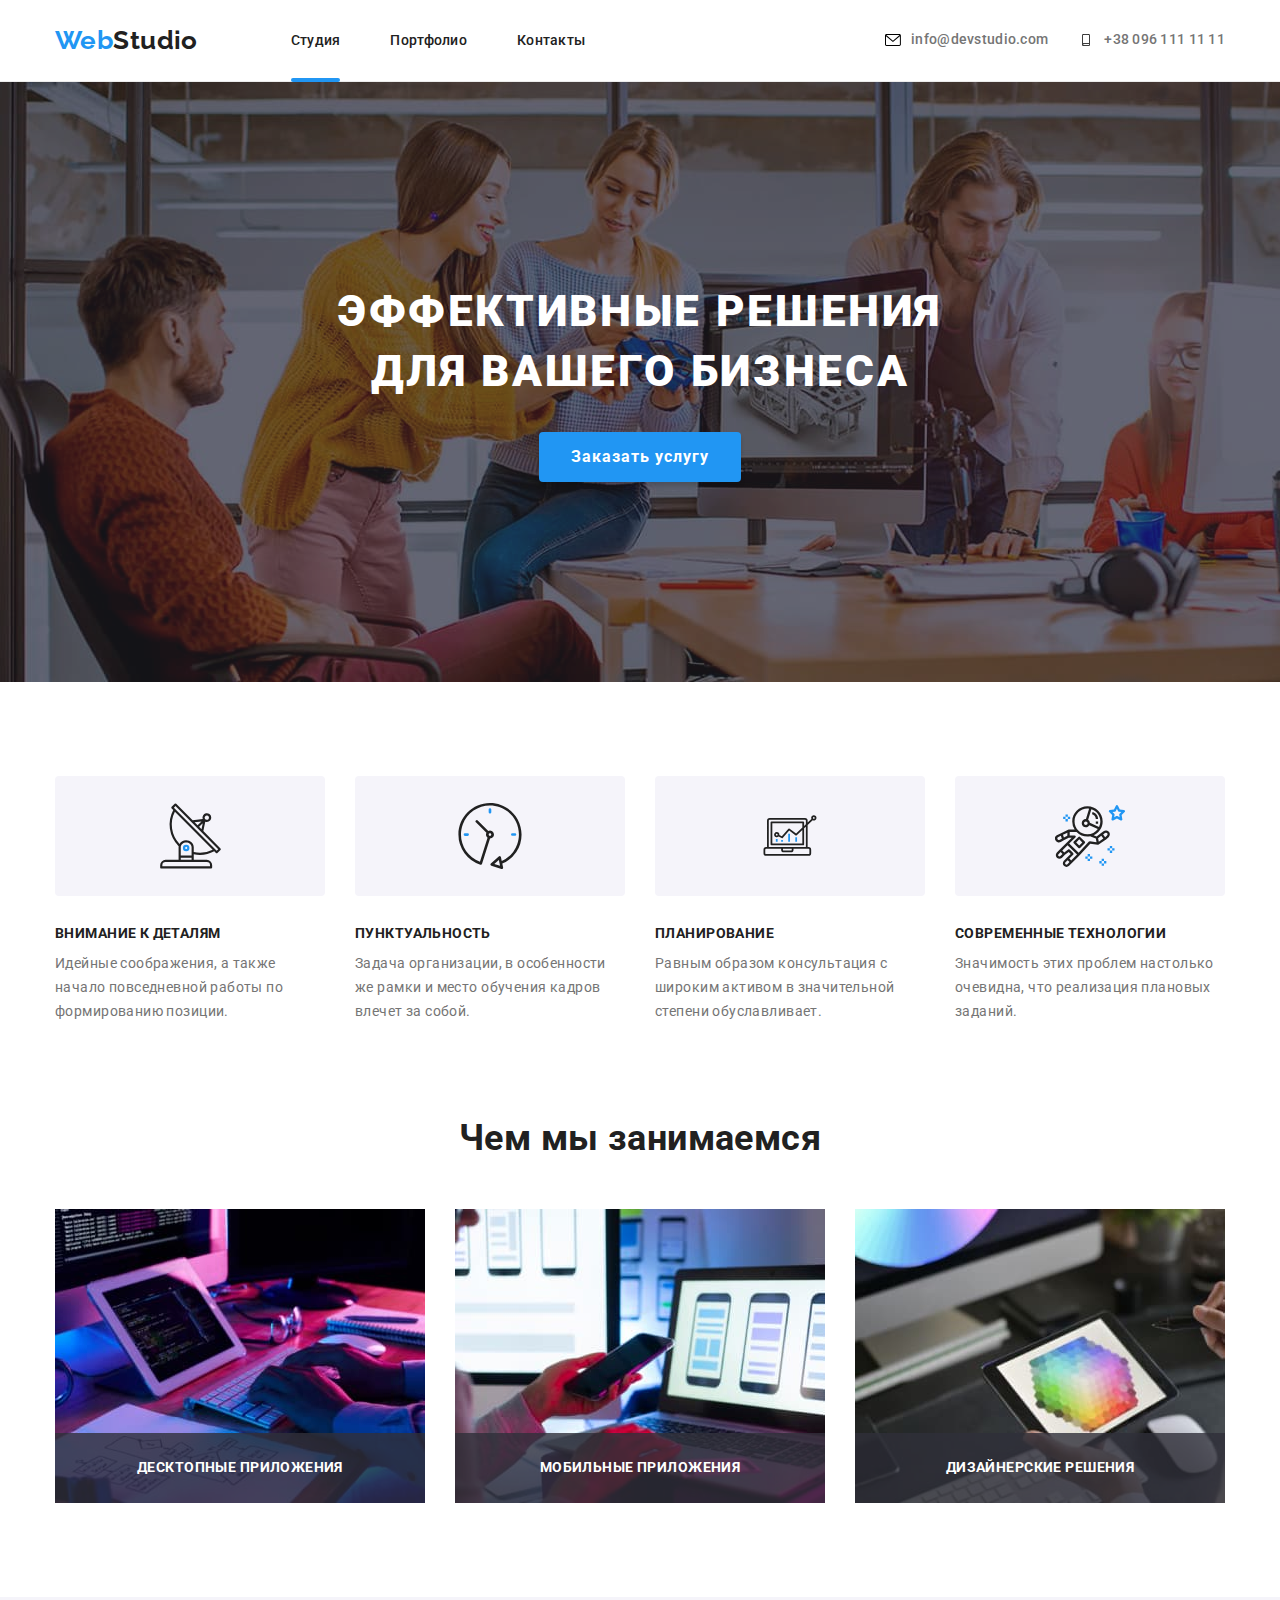
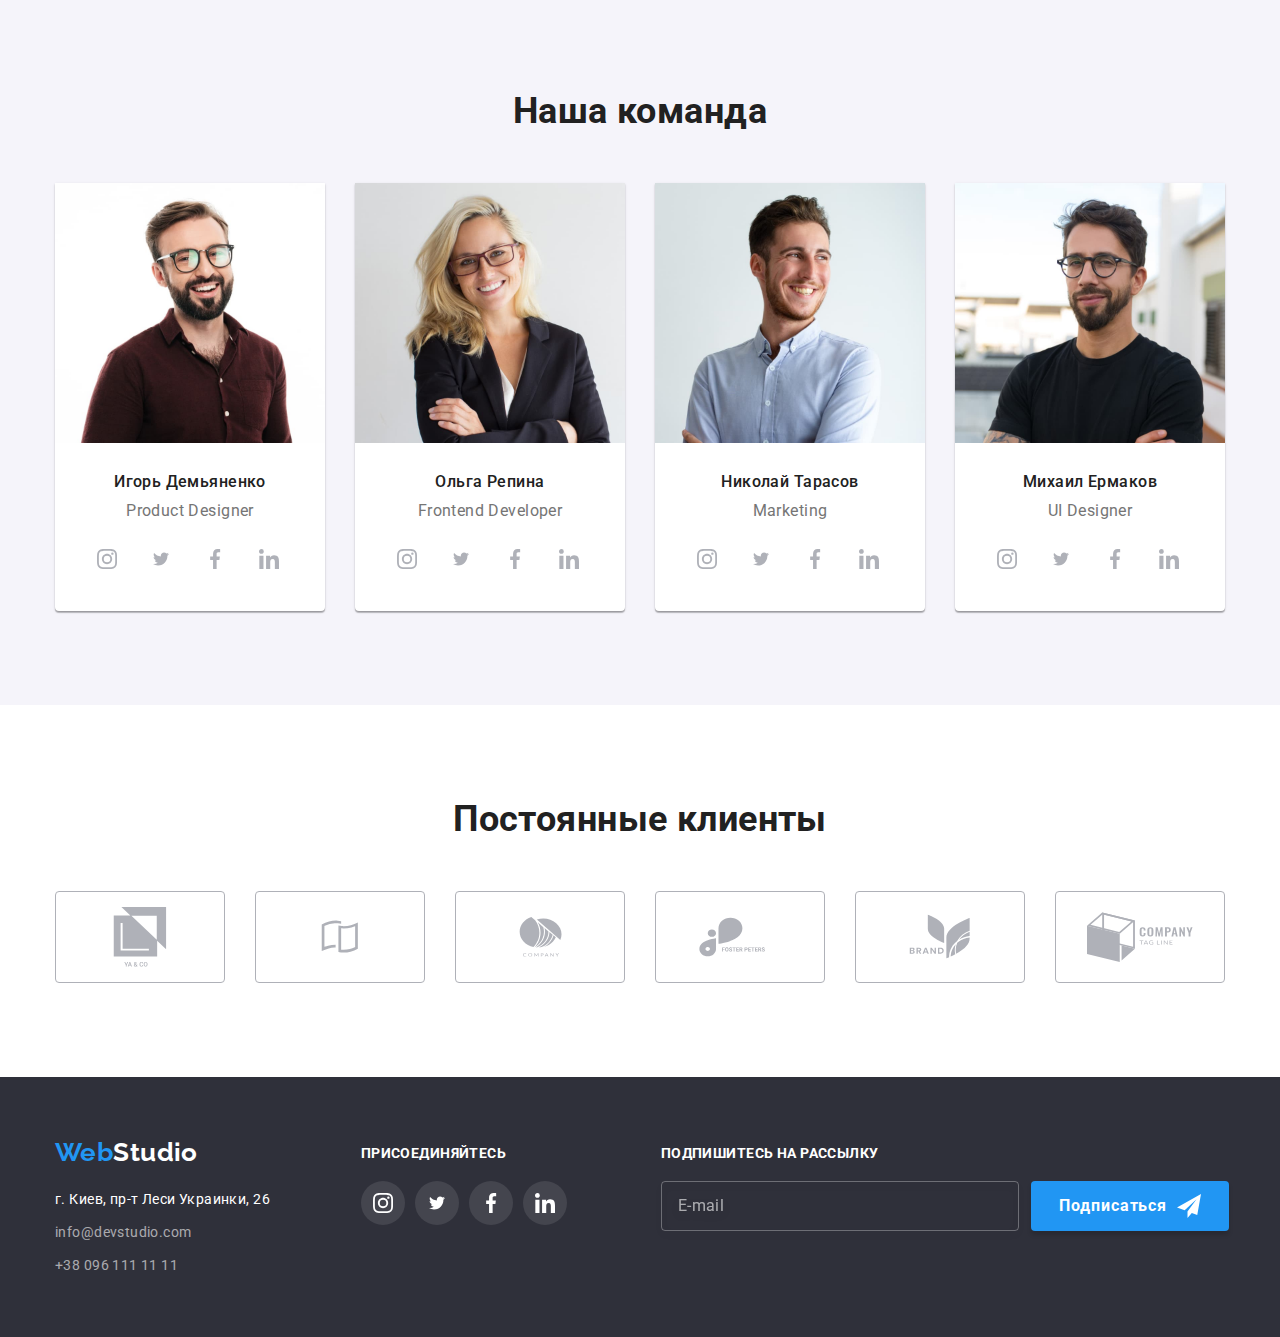
<file: index.html>
<!DOCTYPE html>
<html lang="ru">
  <head>
    <meta charset="UTF-8" />
    <meta http-equiv="X-UA-Compatible" content="IE=edge" />
    <meta name="viewport" content="width=device-width, initial-scale=1.0" />
    <link rel="preconnect" href="https://fonts.googleapis.com" />
    <link rel="preconnect" href="https://fonts.gstatic.com" crossorigin />
    <link
      href="https://fonts.googleapis.com/css2?family=Roboto:wght@400;500;700;900&display=swap"
      rel="stylesheet"
    />
    <link
      href="https://fonts.googleapis.com/css2?family=Raleway:wght@700&display=swap"
      rel="stylesheet"
    />
    <link href="./css/modern-normalize.css" rel="stylesheet" />
    <link href="./css/style.css" rel="stylesheet" />
    <title>Студия</title>
  </head>

  <body>
    <header class="header">
      <div class="header-inner container">
        <a href="#" class="logo"><span>Web</span>Studio</a>
        <nav>
          <ul class="menu">
            <li>
              <a href="#" class="current">Студия</a>
            </li>
            <li>
              <a href="portfolio.html">Портфолио</a>
            </li>
            <li>
              <a href="#">Контакты</a>
            </li>
          </ul>
        </nav>
        <ul class="header-contacts">
          <li>
            <a href="mailto:info@devstudio.com">
              <svg class="contacts-icon" width="16" height="12">
                <use href="./images/icons.svg#icon-mail"></use></svg
              >info@devstudio.com</a
            >
          </li>
          <li>
            <a href="tel:380961111111">
              <svg class="contacts-icon" width="16" height="12">
                <use href="./images/icons.svg#icon-smartphone"></use></svg
              >+38 096 111 11 11</a
            >
          </li>
        </ul>
      </div>
    </header>
    <main>
      <section class="intro">
        <h1 class="intro-title">Эффективные решения для вашего бизнеса</h1>
        <button type="button" class="intro-button" data-modal-open>
          Заказать услугу
        </button>
      </section>
      <section class="benefits section">
        <ul class="benefits-list container">
          <li class="benefits-item">
            <div class="wrapper-icon">
              <svg width="65" height="70">
                <use href="./images/icons.svg#icon-benefits-1"></use>
              </svg>
            </div>
            <h3 class="h3">Внимание к деталям</h3>
            <p>
              Идейные соображения, а также начало повседневной работы по
              формированию позиции.
            </p>
          </li>
          <li class="benefits-item">
            <div class="wrapper-icon">
              <svg width="66" height="70">
                <use href="./images/icons.svg#icon-benefits-2"></use>
              </svg>
            </div>
            <h3 class="h3">Пунктуальность</h3>
            <p>
              Задача организации, в особенности же рамки и место обучения кадров
              влечет за собой.
            </p>
          </li>
          <li class="benefits-item">
            <div class="wrapper-icon">
              <svg width="70" height="53">
                <use href="./images/icons.svg#icon-benefits-3"></use>
              </svg>
            </div>
            <h3 class="h3">Планирование</h3>
            <p>
              Равным образом консультация с широким активом в значительной
              степени обуславливает.
            </p>
          </li>
          <li class="benefits-item">
            <div class="wrapper-icon">
              <svg width="70" height="70">
                <use href="./images/icons.svg#icon-benefits-4"></use>
              </svg>
            </div>
            <h3 class="h3">Современные технологии</h3>
            <p>
              Значимость этих проблем настолько очевидна, что реализация
              плановых заданий.
            </p>
          </li>
        </ul>
      </section>
      <section class="section">
        <div class="container">
          <h2 class="h2">Чем мы занимаемся</h2>
          <ul class="work-list">
            <li class="work-item">
              <img
                src="./images/work-1.jpg"
                width="370"
                height="294"
                alt="Процес роботи 1"
              />
              <h3 class="work-item-name">Десктопные приложения</h3>
            </li>
            <li class="work-item">
              <img
                src="./images/work-2.jpg"
                width="370"
                height="294"
                alt="Процес роботи 2"
              />
              <h3 class="work-item-name">Мобильные приложения</h3>
            </li>
            <li class="work-item">
              <img
                src="./images/work-3.jpg"
                width="370"
                height="294"
                alt="Процес роботи 3"
              />
              <h3 class="work-item-name">Дизайнерские решения</h3>
            </li>
          </ul>
        </div>
      </section>
      <section class="team section">
        <div class="container">
          <h2 class="h2">Наша команда</h2>
          <ul class="team-list">
            <li class="team-item">
              <img
                src="./images/team-1.jpg"
                width="270"
                height="260"
                alt="Игорь Демьяненко"
              />
              <div class="team-detail">
                <p class="fullname">Игорь Демьяненко</p>
                <p class="profession">Product Designer</p>
                <ul class="social">
                  <li class="social-item">
                    <a href="#" target="_blank">
                      <svg width="20" height="20">
                        <use href="./images/icons.svg#icon-instagram"></use>
                      </svg>
                    </a>
                  </li>
                  <li class="social-item">
                    <a href="#" target="_blank">
                      <svg width="20" height="16">
                        <use href="./images/icons.svg#icon-twitter"></use>
                      </svg>
                    </a>
                  </li>
                  <li class="social-item">
                    <a href="#" target="_blank">
                      <svg width="20" height="20">
                        <use href="./images/icons.svg#icon-facebook"></use>
                      </svg>
                    </a>
                  </li>
                  <li class="social-item">
                    <a href="#" target="_blank">
                      <svg width="20" height="20">
                        <use href="./images/icons.svg#icon-linkedin"></use>
                      </svg>
                    </a>
                  </li>
                </ul>
              </div>
            </li>
            <li class="team-item">
              <img
                src="./images/team-2.jpg"
                width="270"
                height="260"
                alt="Ольга Репина"
              />
              <div class="team-detail">
                <p class="fullname">Ольга Репина</p>
                <p class="profession">Frontend Developer</p>
                <ul class="social">
                  <li class="social-item">
                    <a href="#" target="_blank">
                      <svg width="20" height="20">
                        <use href="./images/icons.svg#icon-instagram"></use>
                      </svg>
                    </a>
                  </li>
                  <li class="social-item">
                    <a href="#" target="_blank">
                      <svg width="20" height="16">
                        <use href="./images/icons.svg#icon-twitter"></use>
                      </svg>
                    </a>
                  </li>
                  <li class="social-item">
                    <a href="#" target="_blank">
                      <svg width="20" height="20">
                        <use href="./images/icons.svg#icon-facebook"></use>
                      </svg>
                    </a>
                  </li>
                  <li class="social-item">
                    <a href="#" target="_blank">
                      <svg width="20" height="20">
                        <use href="./images/icons.svg#icon-linkedin"></use>
                      </svg>
                    </a>
                  </li>
                </ul>
              </div>
            </li>
            <li class="team-item">
              <img
                src="./images/team-3.jpg"
                width="270"
                height="260"
                alt="Николай Тарасов"
              />
              <div class="team-detail">
                <p class="fullname">Николай Тарасов</p>
                <p class="profession">Marketing</p>
                <ul class="social">
                  <li class="social-item">
                    <a href="#" target="_blank">
                      <svg width="20" height="20">
                        <use href="./images/icons.svg#icon-instagram"></use>
                      </svg>
                    </a>
                  </li>
                  <li class="social-item">
                    <a href="#" target="_blank">
                      <svg width="20" height="16">
                        <use href="./images/icons.svg#icon-twitter"></use>
                      </svg>
                    </a>
                  </li>
                  <li class="social-item">
                    <a href="#" target="_blank">
                      <svg width="20" height="20">
                        <use href="./images/icons.svg#icon-facebook"></use>
                      </svg>
                    </a>
                  </li>
                  <li class="social-item">
                    <a href="#" target="_blank">
                      <svg width="20" height="20">
                        <use href="./images/icons.svg#icon-linkedin"></use>
                      </svg>
                    </a>
                  </li>
                </ul>
              </div>
            </li>
            <li class="team-item">
              <img
                src="./images/team-4.jpg"
                width="270"
                height="260"
                alt="Михаил Ермаков"
              />
              <div class="team-detail">
                <p class="fullname">Михаил Ермаков</p>
                <p class="profession">UI Designer</p>
                <ul class="social">
                  <li class="social-item">
                    <a href="#" target="_blank">
                      <svg width="20" height="20">
                        <use href="./images/icons.svg#icon-instagram"></use>
                      </svg>
                    </a>
                  </li>
                  <li class="social-item">
                    <a href="#" target="_blank">
                      <svg width="20" height="16">
                        <use href="./images/icons.svg#icon-twitter"></use>
                      </svg>
                    </a>
                  </li>
                  <li class="social-item">
                    <a href="#" target="_blank">
                      <svg width="20" height="20">
                        <use href="./images/icons.svg#icon-facebook"></use>
                      </svg>
                    </a>
                  </li>
                  <li class="social-item">
                    <a href="#" target="_blank">
                      <svg width="20" height="20">
                        <use href="./images/icons.svg#icon-linkedin"></use>
                      </svg>
                    </a>
                  </li>
                </ul>
              </div>
            </li>
          </ul>
        </div>
      </section>
      <section class="customers section">
        <div class="container">
          <h2 class="h2">Постоянные клиенты</h2>
          <ul class="customers-list">
            <li class="customers-item">
              <a href="#" target="_blank">
                <svg width="106" height="60">
                  <use href="./images/icons.svg#icon-customers-1"></use>
                </svg>
              </a>
            </li>
            <li class="customers-item">
              <a href="#" target="_blank">
                <svg width="38" height="34">
                  <use href="./images/icons.svg#icon-customers-2"></use>
                </svg>
              </a>
            </li>
            <li class="customers-item">
              <a href="#" target="_blank">
                <svg width="43" height="41">
                  <use href="./images/icons.svg#icon-customers-3"></use>
                </svg>
              </a>
            </li>
            <li class="customers-item">
              <a href="#" target="_blank">
                <svg width="84" height="40">
                  <use href="./images/icons.svg#icon-customers-4"></use>
                </svg>
              </a>
            </li>
            <li class="customers-item">
              <a href="#" target="_blank">
                <svg width="62" height="45">
                  <use href="./images/icons.svg#icon-customers-5"></use>
                </svg>
              </a>
            </li>
            <li class="customers-item">
              <a href="#" target="_blank">
                <svg width="106" height="60">
                  <use href="./images/icons.svg#icon-customers-6"></use>
                </svg>
              </a>
            </li>
          </ul>
        </div>
      </section>
    </main>
    <footer class="footer">
      <div class="footer-inner container">
        <div class="footer-column">
          <a href="#" class="footer-logo logo"><span>Web</span>Studio</a>
          <address class="location">г. Киев, пр-т Леси Украинки, 26</address>
          <ul class="footer-contacts">
            <li class="footer-item">
              <a href="mailto:info@devstudio.com">info@devstudio.com</a>
            </li>
            <li class="footer-item">
              <a href="tel:380961111111">+38 096 111 11 11</a>
            </li>
          </ul>
        </div>
        <div class="footer-column">
          <p class="footer-social-title">присоединяйтесь</p>
          <ul class="social">
            <li class="secondary social-item">
              <a href="#" target="_blank">
                <svg width="20" height="20">
                  <use href="./images/icons.svg#icon-instagram"></use>
                </svg>
              </a>
            </li>
            <li class="secondary social-item">
              <a href="#" target="_blank">
                <svg width="20" height="16">
                  <use href="./images/icons.svg#icon-twitter"></use>
                </svg>
              </a>
            </li>
            <li class="secondary social-item">
              <a href="#" target="_blank">
                <svg width="20" height="20">
                  <use href="./images/icons.svg#icon-facebook"></use>
                </svg>
              </a>
            </li>
            <li class="secondary social-item">
              <a href="#" target="_blank">
                <svg width="20" height="20">
                  <use href="./images/icons.svg#icon-linkedin"></use>
                </svg>
              </a>
            </li>
          </ul>
        </div>
        <form class="subscribe">
          <div class="subscribe-control">
            <label class="subscribe-label" for="subscribe-mail"
              >Подпишитесь на рассылку</label
            >
            <input
              class="subscribe-field"
              type="email"
              id="subscribe-mail"
              placeholder="E-mail"
              name="email"
              required
            />
          </div>
          <button class="subscribe-submit" type="submit">
            <span>Подписаться</span>
            <svg width="24" height="24">
              <use href="./images/icons.svg#icon-send"></use>
            </svg>
          </button>
        </form>
      </div>
    </footer>
    <div class="backdrop is-hidden" data-modal>
      <div class="modal">
        <button class="modal-clouse-button" type="button" data-modal-close>
          <svg width="18" height="18">
            <use href="./images/icons.svg#icon-close"></use>
          </svg>
        </button>
        <div class="modal-inner">
          <form class="form" name="main-form" autocomplete="on">
            <h2 class="form-title">Оставьте свои данные, мы вам перезвоним</h2>
            <div class="form-field">
              <label class="form-field-label" for="user-name">Имя</label>
              <div class="form-field-inner">
                <input
                  class="form-field-input"
                  id="user-name"
                  type="text"
                  name="user-name"
                  required
                />
                <svg
                  class="form-field-icon"
                  aria-hidden="true"
                  width="18"
                  height="18"
                >
                  <use href="./images/icons.svg#icon-person"></use>
                </svg>
              </div>
            </div>
            <div class="form-field">
              <label class="form-field-label" for="user-phone">Телефон</label>
              <div class="form-field-inner">
                <input
                  class="form-field-input"
                  id="user-phone"
                  type="tel"
                  name="user-phone"
                  required
                />
                <svg
                  class="form-field-icon"
                  aria-hidden="true"
                  width="18"
                  height="18"
                >
                  <use href="./images/icons.svg#icon-phone"></use>
                </svg>
              </div>
            </div>
            <div class="form-field">
              <label class="form-field-label" for="user-email">Почта</label>
              <div class="form-field-inner">
                <input
                  class="form-field-input"
                  id="user-email"
                  type="email"
                  name="user-email"
                  required
                />
                <svg
                  class="form-field-icon"
                  aria-hidden="true"
                  width="18"
                  height="18"
                >
                  <use href="./images/icons.svg#icon-email"></use>
                </svg>
              </div>
            </div>
            <div class="form-textarea">
              <label class="form-field-label" for="user-comment"
                >Комментарий</label
              >
              <textarea
                class="form-field-input form-field-textarea"
                name="user-comment"
                id="user-comment"
                placeholder="Введите текст"
              ></textarea>
            </div>
            <div class="form-agreement">
              <div class="checkbox-conroll">
                <input
                  class="form-checkbox visually-hidden"
                  id="terms-condition"
                  type="checkbox"
                  name="terms-condition"
                />
                <div class="checkbox-icon">
                  <svg aria-hidden="true" width="16" height="15">
                    <use href="./images/icons.svg#icon-check"></use>
                  </svg>
                </div>
              </div>
              <label class="form-checkbox-label" for="terms-condition"
                >Соглашаюсь с рассылкой и принимаю
                <a href="#">Условия договора</a></label
              >
            </div>
            <div class="form-footer">
              <button class="form-button" type="submit">Отправить</button>
            </div>
          </form>
        </div>
      </div>
    </div>
    <script src="./js/modal.js"></script>
  </body>
</html>
</file>
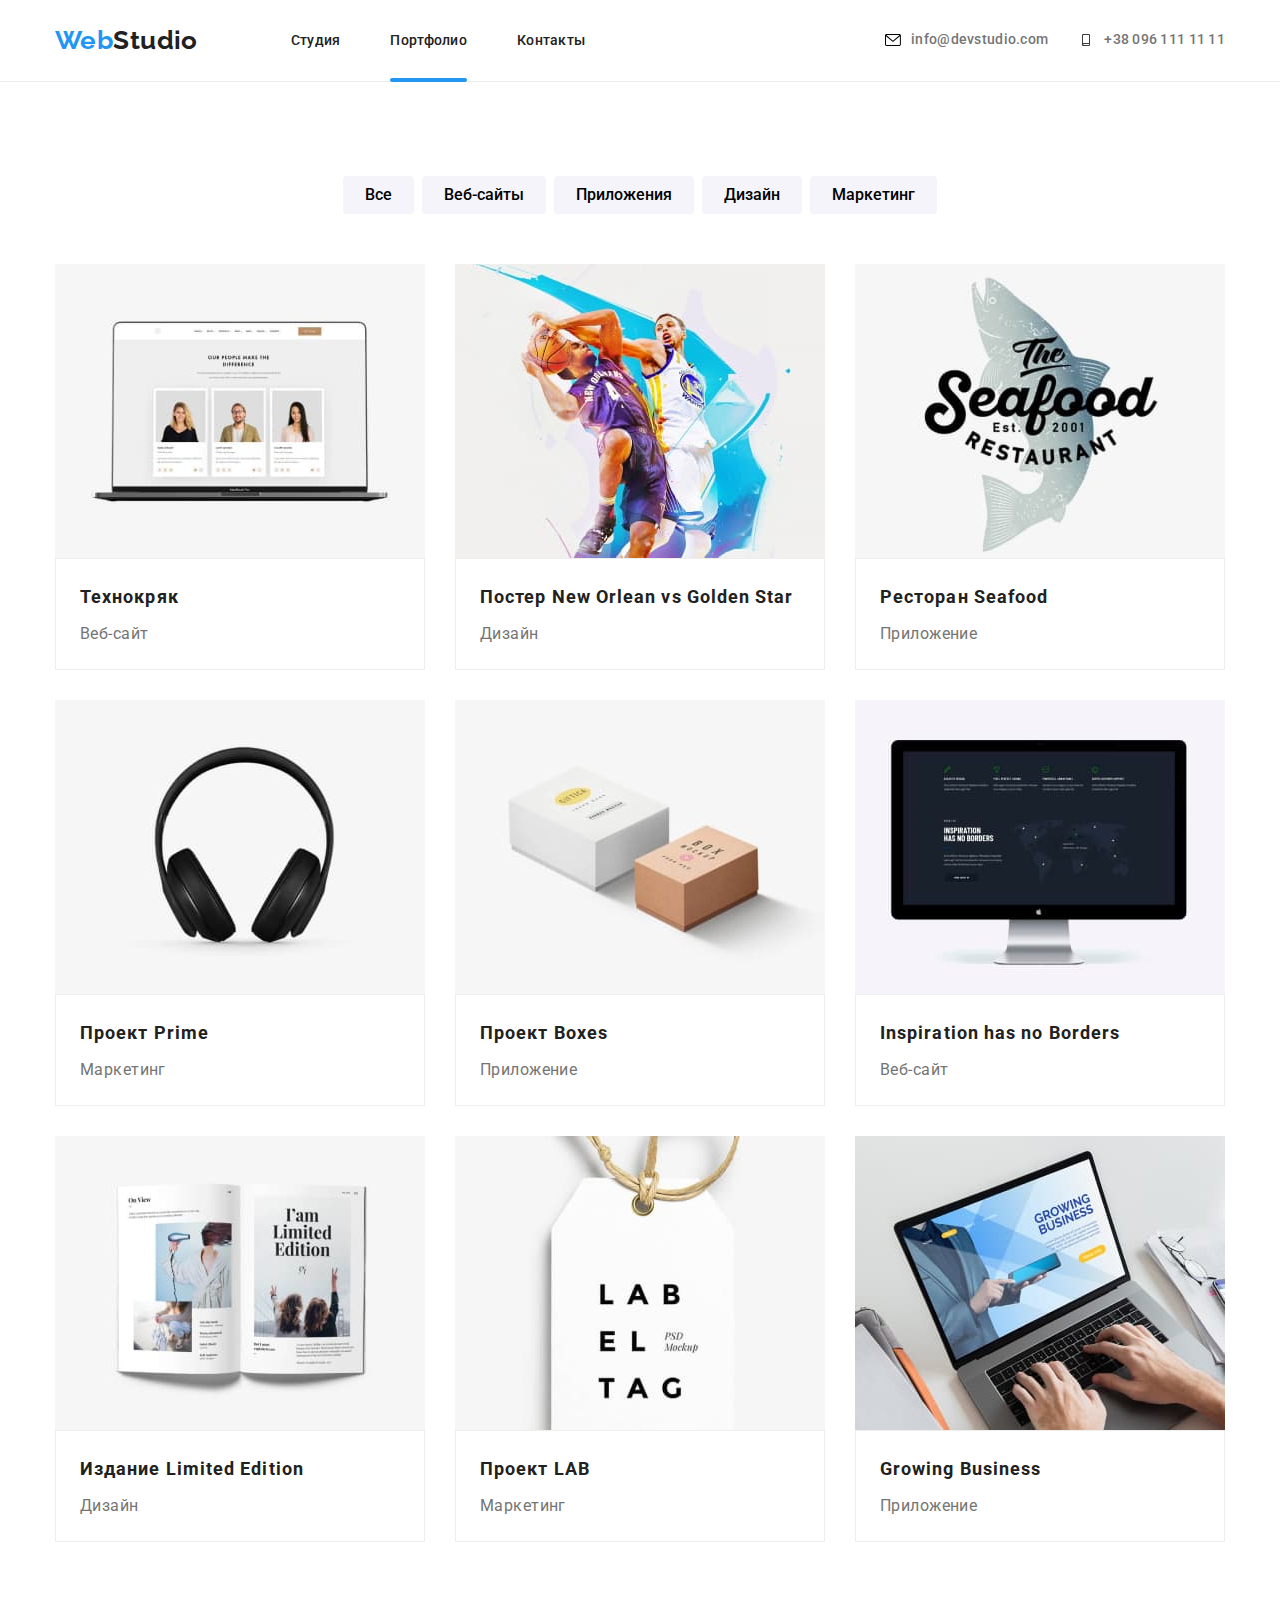
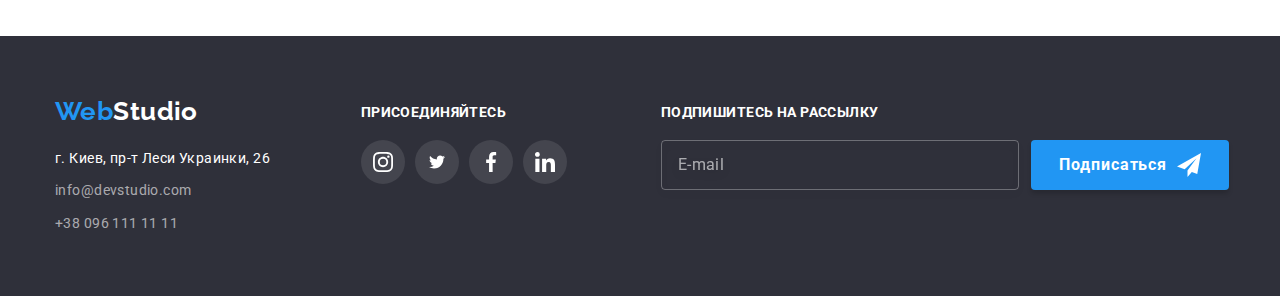
<file: portfolio.html>
<!DOCTYPE html>
<html lang="ru">
  <head>
    <meta charset="UTF-8" />
    <meta http-equiv="X-UA-Compatible" content="IE=edge" />
    <meta name="viewport" content="width=device-width, initial-scale=1.0" />
    <link rel="preconnect" href="https://fonts.googleapis.com" />
    <link rel="preconnect" href="https://fonts.gstatic.com" crossorigin />
    <link
      href="https://fonts.googleapis.com/css2?family=Roboto:wght@400;500;700;900&display=swap"
      rel="stylesheet"
    />
    <link
      href="https://fonts.googleapis.com/css2?family=Raleway:wght@700&display=swap"
      rel="stylesheet"
    />
    <link href="./css/modern-normalize.css" rel="stylesheet" />
    <link href="./css/style.css" rel="stylesheet" />
    <title>Портфолио</title>
  </head>
  <body>
    <header class="header">
      <div class="header-inner container">
        <a href="index.html" class="logo"><span>Web</span>Studio</a>
        <nav>
          <ul class="menu">
            <li>
              <a href="index.html">Студия</a>
            </li>
            <li>
              <a href="#" class="current">Портфолио</a>
            </li>
            <li>
              <a href="#">Контакты</a>
            </li>
          </ul>
        </nav>
        <ul class="header-contacts">
          <li>
            <a href="mailto:info@devstudio.com">
              <svg class="contacts-icon" width="16" height="12">
                <use href="./images/icons.svg#icon-mail"></use></svg
              >info@devstudio.com</a
            >
          </li>
          <li>
            <a href="tel:380961111111">
              <svg class="contacts-icon" width="16" height="12">
                <use href="./images/icons.svg#icon-smartphone"></use></svg
              >+38 096 111 11 11</a
            >
          </li>
        </ul>
      </div>
    </header>
    <main>
      <section class="category section">
        <div class="container">
          <ul class="category-list">
            <li class="filter-item">
              <button type="button" class="category-button">Все</button>
            </li>
            <li class="filter-item">
              <button type="button" class="category-button">Веб-сайты</button>
            </li>
            <li class="filter-item">
              <button type="button" class="category-button">Приложения</button>
            </li>
            <li class="filter-item">
              <button type="button" class="category-button">Дизайн</button>
            </li>
            <li class="filter-item">
              <button type="button" class="category-button">Маркетинг</button>
            </li>
          </ul>
          <ul class="project-list">
            <li class="project-item">
              <div class="project-wrapper">
                <img
                  src="./images/projects-1.jpg"
                  width="370"
                  height="294"
                  alt="Технокряк"
                />
                <p class="project-description">
                  Ресурс предлагает комплексные предложения с разным уровнем
                  функционала и сервисов. Все это позволит посетителю получить
                  исчерпывающие сведения о компании или частном лице.
                </p>
              </div>
              <div class="project-info">
                <h3 class="h3 project-title">Технокряк</h3>
                <p class="project-tip">Веб-сайт</p>
              </div>
            </li>
            <li class="project-item">
              <div class="project-wrapper">
                <img
                  src="./images/projects-2.jpg"
                  width="370"
                  height="294"
                  alt="Постер New Orlean vs Golden Star"
                />
                <p class="project-description">
                  Ресурс предлагает комплексные предложения с разным уровнем
                  функционала и сервисов. Все это позволит посетителю получить
                  исчерпывающие сведения о компании или частном лице.
                </p>
              </div>
              <div class="project-info">
                <h3 class="h3 project-title">
                  Постер New Orlean vs Golden Star
                </h3>
                <p class="project-tip">Дизайн</p>
              </div>
            </li>
            <li class="project-item">
              <div class="project-wrapper">
                <img
                  src="./images/projects-3.jpg"
                  width="370"
                  height="294"
                  alt="Ресторан Seafood"
                />
                <p class="project-description">
                  Ресурс предлагает комплексные предложения с разным уровнем
                  функционала и сервисов. Все это позволит посетителю получить
                  исчерпывающие сведения о компании или частном лице.
                </p>
              </div>
              <div class="project-info">
                <h3 class="h3 project-title">Ресторан Seafood</h3>
                <p class="project-tip">Приложение</p>
              </div>
            </li>
            <li class="project-item">
              <div class="project-wrapper">
                <img
                  src="./images/projects-4.jpg"
                  width="370"
                  height="294"
                  alt="Проект Prime"
                />
                <p class="project-description">
                  Ресурс предлагает комплексные предложения с разным уровнем
                  функционала и сервисов. Все это позволит посетителю получить
                  исчерпывающие сведения о компании или частном лице.
                </p>
              </div>
              <div class="project-info">
                <h3 class="h3 project-title">Проект Prime</h3>
                <p class="project-tip">Маркетинг</p>
              </div>
            </li>
            <li class="project-item">
              <div class="project-wrapper">
                <img
                  src="./images/projects-5.jpg"
                  width="370"
                  height="294"
                  alt="Проект Boxes"
                />
                <p class="project-description">
                  Ресурс предлагает комплексные предложения с разным уровнем
                  функционала и сервисов. Все это позволит посетителю получить
                  исчерпывающие сведения о компании или частном лице.
                </p>
              </div>
              <div class="project-info">
                <h3 class="h3 project-title">Проект Boxes</h3>
                <p class="project-tip">Приложение</p>
              </div>
            </li>
            <li class="project-item">
              <div class="project-wrapper">
                <img
                  src="./images/projects-6.jpg"
                  width="370"
                  height="294"
                  alt="Inspiration has no Borders"
                />
                <p class="project-description">
                  Ресурс предлагает комплексные предложения с разным уровнем
                  функционала и сервисов. Все это позволит посетителю получить
                  исчерпывающие сведения о компании или частном лице.
                </p>
              </div>
              <div class="project-info">
                <h3 class="h3 project-title">Inspiration has no Borders</h3>
                <p class="project-tip">Веб-сайт</p>
              </div>
            </li>
            <li class="project-item">
              <div class="project-wrapper">
                <img
                  src="./images/projects-7.jpg"
                  width="370"
                  height="294"
                  alt="Издание Limited Edition"
                />
                <p class="project-description">
                  Ресурс предлагает комплексные предложения с разным уровнем
                  функционала и сервисов. Все это позволит посетителю получить
                  исчерпывающие сведения о компании или частном лице.
                </p>
              </div>
              <div class="project-info">
                <h3 class="h3 project-title">Издание Limited Edition</h3>
                <p class="project-tip">Дизайн</p>
              </div>
            </li>
            <li class="project-item">
              <div class="project-wrapper">
                <img
                  src="./images/projects-8.jpg"
                  width="370"
                  height="294"
                  alt="Проект LAB"
                />
                <p class="project-description">
                  Ресурс предлагает комплексные предложения с разным уровнем
                  функционала и сервисов. Все это позволит посетителю получить
                  исчерпывающие сведения о компании или частном лице.
                </p>
              </div>
              <div class="project-info">
                <h3 class="h3 project-title">Проект LAB</h3>
                <p class="project-tip">Маркетинг</p>
              </div>
            </li>
            <li class="project-item">
              <div class="project-wrapper">
                <img
                  src="./images/projects-9.jpg"
                  width="370"
                  height="294"
                  alt="Growing Business"
                />
                <p class="project-description">
                  Ресурс предлагает комплексные предложения с разным уровнем
                  функционала и сервисов. Все это позволит посетителю получить
                  исчерпывающие сведения о компании или частном лице.
                </p>
              </div>
              <div class="project-info">
                <h3 class="h3 project-title">Growing Business</h3>
                <p class="project-tip">Приложение</p>
              </div>
            </li>
          </ul>
        </div>
      </section>
    </main>
    <footer class="footer">
      <div class="footer-inner container">
        <div class="footer-column">
          <a href="index.html" class="footer-logo logo"
            ><span>Web</span>Studio</a
          >
          <address class="location">г. Киев, пр-т Леси Украинки, 26</address>
          <ul class="footer-contacts">
            <li class="footer-item">
              <a href="mailto:info@devstudio.com">info@devstudio.com</a>
            </li>
            <li class="footer-item">
              <a href="tel:380961111111">+38 096 111 11 11</a>
            </li>
          </ul>
        </div>
        <div class="footer-column">
          <p class="footer-social-title">присоединяйтесь</p>
          <ul class="social">
            <li class="secondary social-item">
              <a href="#" target="_blank">
                <svg width="20" height="20">
                  <use href="./images/icons.svg#icon-instagram"></use>
                </svg>
              </a>
            </li>
            <li class="secondary social-item">
              <a href="#" target="_blank">
                <svg width="20" height="16">
                  <use href="./images/icons.svg#icon-twitter"></use>
                </svg>
              </a>
            </li>
            <li class="secondary social-item">
              <a href="#" target="_blank">
                <svg width="20" height="20">
                  <use href="./images/icons.svg#icon-facebook"></use>
                </svg>
              </a>
            </li>
            <li class="secondary social-item">
              <a href="#" target="_blank">
                <svg width="20" height="20">
                  <use href="./images/icons.svg#icon-linkedin"></use>
                </svg>
              </a>
            </li>
          </ul>
        </div>
        <form class="subscribe">
          <div class="subscribe-control">
            <label class="subscribe-label" for="subscribe-mail"
              >Подпишитесь на рассылку</label
            >
            <input
              class="subscribe-field"
              type="email"
              id="subscribe-mail"
              placeholder="E-mail"
              name="email"
              required
            />
          </div>
          <button class="subscribe-submit" type="submit">
            <span>Подписаться</span>
            <svg width="24" height="24">
              <use href="./images/icons.svg#icon-send"></use>
            </svg>
          </button>
        </form>
      </div>
    </footer>
  </body>
</html>
</file>
<file: css/style.css>
:root {
  --primary-color: #757575;
  --secondary-color: rgba(255, 255, 255, 0.6);
  --brand-color: #2196f3;
  --black-color: #212121;
  --white-color: #fff;
  --intro-color: rgba(47, 48, 58, 0.4);
  --futer-color: #2f303a;
  --grey-color: rgba(255, 255, 255, 0.6);
  --grey-color-lighter: #f5f4fa;
  --grey-color-darken: #eeeeee;
  --header-border-color: #ececec;
  --icon-color: #afb1b8;
  --icon-footer-color: rgba(255, 255, 255, 0.1);
}

body {
  font-family: "Roboto", "Helvetica Neue", sans-serif;
  font-weight: 400;
  font-size: 14px;
  letter-spacing: 0.03em;
  color: var(--primary-color);
}

ul {
  margin-top: 0;
  margin-bottom: 0;
  padding-left: 0;
  list-style-type: none;
}

h1,
h2,
h3 {
  margin-top: 0;
}

p {
  margin-top: 0;
  margin-bottom: 0;
}

.visually-hidden {
  position: absolute;
  white-space: nowrap;
  width: 1px;
  height: 1px;
  overflow: hidden;
  border: 0;
  padding: 0;
  clip: rect(0 0 0 0);
  clip-path: inset(50%);
  margin: -1px;
}

.h2 {
  margin-bottom: 50px;
  font-weight: 700;
  font-size: 36px;
  line-height: 1.16;
  text-align: center;
  color: var(--black-color);
}

.h3 {
  font-weight: 700;
  font-size: 14px;
  line-height: 1.14;
  color: var(--black-color);
}

.container {
  width: 1200px;
  margin-right: auto;
  margin-left: auto;
  padding-right: 15px;
  padding-left: 15px;
}

.section {
  padding-top: 94px;
  padding-bottom: 94px;
}

.social {
  display: flex;
}

.social-item {
  margin-right: 10px;
}

.social-item:last-child {
  margin-right: 0;
}

.social-item a {
  display: flex;
  align-items: center;
  justify-content: center;
  width: 44px;
  height: 44px;
  fill: var(--icon-color);
  border-radius: 50%;
  transition-duration: 250ms;
  transition-property: background-color, fill;
  transition-timing-function: cubic-bezier(0.4, 0, 0.2, 1);
}

.social-item a:hover,
.social-item a:focus {
  background-color: var(--brand-color);
  fill: var(--white-color);
}

.header {
  padding-top: 25px;
  padding-bottom: 25px;
  border-bottom: 1px solid var(--header-border-color);
}

.header-inner {
  display: flex;
  align-items: center;
}

.logo {
  margin-right: 93px;
  font-family: "Raleway";
  font-weight: 700;
  font-size: 26px;
  line-height: 1.19;
  color: var(--black-color);
  text-decoration: none;
}

.logo span {
  color: var(--brand-color);
}

.menu {
  display: flex;
  list-style-type: none;
}

.menu li {
  margin-right: 50px;
}

.menu li:last-child {
  margin-right: 0;
}

.menu a {
  position: relative;
  font-weight: 500;
  line-height: 1.14;
  letter-spacing: 0.02em;
  color: var(--black-color);
  text-decoration: none;
  padding-top: 32px;
  padding-bottom: 32px;
  transition-duration: 250ms;
  transition-property: color;
  transition-timing-function: cubic-bezier(0.4, 0, 0.2, 1);
}

.menu .current::after {
  content: "";
  position: absolute;
  right: 0;
  bottom: -2px;
  left: 0;
  height: 4px;
  border-radius: 2px;
  background-color: var(--brand-color);
}

.menu a:hover,
.menu a:focus {
  color: var(--brand-color);
}

.header-contacts {
  display: flex;
  margin-left: auto;
  list-style-type: none;
}

.header-contacts a {
  display: flex;
  align-items: center;
  font-weight: 500;
  line-height: 1.14;
  letter-spacing: 0.02em;
  color: var(--primary-color);
  text-decoration: none;
  transition-duration: 250ms;
  transition-property: color, fill;
  transition-timing-function: cubic-bezier(0.4, 0, 0.2, 1);
}

.header-contacts li {
  margin-right: 30px;
}

.header-contacts li:last-child {
  margin-right: 0;
}

.header-contacts a:hover,
.header-contacts a:focus {
  color: var(--brand-color);
  fill: var(--brand-color);
}

.contacts-icon {
  margin-right: 10px;
}

.intro {
  position: relative;
  padding-top: 200px;
  padding-bottom: 200px;
  display: flex;
  flex-direction: column;
  align-items: center;
  justify-content: center;
  min-height: 600px;
  background-color: var(--intro-color);
  background-image: url(./../images/inro-bg.jpg);
  background-repeat: no-repeat;
  background-size: cover;
}

.intro::before {
  content: "";
  position: absolute;
  top: 0;
  right: 0;
  bottom: 0;
  left: 0;
  background-color: var(--intro-color);
}

.intro-title {
  position: relative;
  max-width: 696px;
  margin-bottom: 30px;
  font-weight: 900;
  font-size: 44px;
  line-height: 1.36;
  text-align: center;
  letter-spacing: 0.06em;
  text-transform: uppercase;
  color: var(--white-color);
  z-index: 1;
}

.intro-button {
  position: relative;
  padding-left: 32px;
  padding-right: 32px;
  padding-top: 10px;
  padding-bottom: 10px;
  border: none;
  background-color: var(--brand-color);
  font-weight: 700;
  font-size: 16px;
  line-height: 1.87;
  text-align: center;
  letter-spacing: 0.06em;
  color: var(--white-color);
  cursor: pointer;
  font-family: inherit;
  z-index: 1;
  box-shadow: 0px 4px 4px rgba(0, 0, 0, 0.15);
  border-radius: 4px;
  transition-duration: 250ms;
  transition-property: background-color;
  transition-timing-function: cubic-bezier(0.4, 0, 0.2, 1);
}

.intro-button:hover {
  background-color: #188ce8;
}

.benefits {
  padding-bottom: 0;
}

.benefits h3 {
  text-transform: uppercase;
  margin-bottom: 10px;
}

.benefits p {
  line-height: 1.71;
}

.benefits-list {
  list-style-type: none;
  display: flex;
}

.benefits-item {
  flex: 1 1 0;
  margin-right: 30px;
}

.benefits-item:last-child {
  margin-right: 0;
}

.wrapper-icon {
  display: flex;
  align-items: center;
  justify-content: center;
  width: 100%;
  height: 120px;
  background-color: var(--grey-color-lighter);
  border-radius: 4px;
  margin-bottom: 30px;
}

.work-list {
  list-style-type: none;
  display: flex;
}

.work-item {
  margin-right: 30px;
  position: relative;
}

.work-item:last-child {
  margin-right: 0;
}

.work-item img {
  display: block;
}

.work-item-name {
  display: flex;
  align-items: center;
  justify-content: center;
  width: 100%;
  min-height: 70px;
  font-size: 14px;
  line-height: 1.14;
  font-weight: 700;
  text-transform: uppercase;
  color: var(--white-color);
  background-color: rgba(47, 48, 58, 0.8);
  position: absolute;
  bottom: 0;
  margin-bottom: 0;
  padding: 8px;
}

.team {
  background-color: var(--grey-color-lighter);
}

.team-list {
  list-style-type: none;
  display: flex;
}

.team-item {
  margin-right: 30px;
  box-shadow: 0px 1px 3px rgba(0, 0, 0, 0.12), 0px 1px 1px rgba(0, 0, 0, 0.14),
    0px 2px 1px rgba(0, 0, 0, 0.2);
  border-radius: 0px 0px 4px 4px;
  background-color: var(--white-color);
}

.team-item:last-child {
  margin-right: 0;
}

.team-detail {
  padding: 30px;
}

.team-item img {
  display: block;
}

.fullname {
  margin-bottom: 10px;
  font-weight: 500;
  font-size: 16px;
  line-height: 1.18;
  text-align: center;
  color: var(--black-color);
}

.profession {
  font-weight: 400;
  font-size: 16px;
  line-height: 1.18;
  text-align: center;
  margin-bottom: 16px;
}

.customers-list {
  display: flex;
}

.customers-item {
  flex: 1 1 0;
  margin-right: 30px;
}

.customers-item:last-child {
  margin-right: 0;
}

.customers-item a {
  display: flex;
  align-items: center;
  justify-content: center;
  width: 170px;
  height: 92px;
  border: 1px solid #afb1b8;
  border-radius: 4px;
  fill: var(--icon-color);
  transition-duration: 250ms;
  transition-property: border-color, fill;
  transition-timing-function: cubic-bezier(0.4, 0, 0.2, 1);
}

.customers-item a:hover,
.customers-item a:focus {
  fill: var(--brand-color);
  border-color: var(--brand-color);
}

.footer {
  padding-top: 60px;
  padding-bottom: 60px;
  background: var(--futer-color);
}

.footer-inner {
  display: flex;
  align-items: flex-start;
}

.footer-column {
  margin-right: 70px;
}

.footer-column:last-of-type {
  margin-right: 94px;
}

.footer-social-title {
  color: var(--white-color);
  margin-bottom: 20px;
  padding-top: 8px;
  font-weight: 700;
  text-transform: uppercase;
}

.secondary.social-item a {
  fill: var(--white-color);
  background-color: var(--icon-footer-color);
}
.secondary.social-item a:hover,
.secondary.social-item a:focus {
  background-color: var(--brand-color);
  fill: var(--white-color);
}
.footer-logo {
  display: block;
  color: var(--white-color);
  margin-bottom: 20px;
}

.location {
  margin-bottom: 9px;
  font-style: normal;
  color: var(--white-color);
  line-height: 1.71;
}

.footer-contacts {
  list-style-type: none;
}

.footer-item {
  margin-bottom: 9px;
}

.footer-contacts a {
  color: var(--grey-color);
  text-decoration: none;
  line-height: 1.71;
}

.footer-item:last-child {
  margin-bottom: 0;
}

.project-list {
  display: flex;
  flex-wrap: wrap;
  list-style-type: none;
}

.project-item {
  margin-right: 30px;
  margin-bottom: 30px;
  transition-duration: 250ms;
  transition-property: box-shadow;
  transition-timing-function: cubic-bezier(0.4, 0, 0.2, 1);
}

.project-item:nth-child(3n) {
  margin-right: 0;
}

.project-item:hover {
  box-shadow: 0px 1px 1px rgba(0, 0, 0, 0.12), 0px 4px 4px rgba(0, 0, 0, 0.06),
    1px 4px 6px rgba(0, 0, 0, 0.16);
}

.project-item:hover .project-description {
  transform: translateY(0);
}

.project-wrapper {
  position: relative;
  overflow: hidden;
}

.project-description {
  position: absolute;
  bottom: 0;
  top: 0;
  display: flex;
  align-items: center;
  justify-content: center;
  font-size: 18px;
  line-height: 1.55;
  color: var(--white-color);
  background-color: rgba(33, 150, 243, 0.9);
  padding-left: 24px;
  padding-right: 24px;
  padding-top: 64px;
  padding-bottom: 64px;
  transition-duration: 250ms;
  transition-property: transform;
  transition-timing-function: cubic-bezier(0.4, 0, 0.2, 1);
  transform: translateY(100%);
}

.project-list h3 {
  line-height: 2;
  letter-spacing: 0.06em;
}

.category {
  padding-bottom: 64px;
}

.category-list {
  display: flex;
  justify-content: center;
  list-style-type: none;
  margin-bottom: 50px;
}

.filter-item {
  margin-left: 4px;
  margin-right: 4px;
}

.category-button {
  padding-left: 22px;
  padding-right: 22px;
  padding-top: 6px;
  padding-bottom: 6px;
  border: none;
  background-color: var(--grey-color-lighter);
  font-weight: 500;
  font-size: 16px;
  line-height: 1.62;
  text-align: center;
  font-family: inherit;
  border-radius: 4px;
  transition-duration: 250ms;
  transition-property: background-color, color, box-shadow;
  transition-timing-function: cubic-bezier(0.4, 0, 0.2, 1);
}

.category-button:hover,
.category-button:focus {
  background-color: var(--brand-color);
  color: var(--white-color);
  cursor: pointer;
  box-shadow: 0px 3px 1px rgba(0, 0, 0, 0.1), 0px 1px 2px rgba(0, 0, 0, 0.08),
    0px 2px 2px rgba(0, 0, 0, 0.12);
}

.project-info {
  padding-left: 24px;
  padding-right: 24px;
  padding-top: 20px;
  padding-bottom: 20px;
  border: 1px solid var(--grey-color-darken);
}

.project-info h3 {
  margin-bottom: 4px;
}

.project-item img {
  display: block;
}

.project-title {
  font-size: 18px;
  line-height: 36px;
}

.project-tip {
  font-size: 16px;
  line-height: 1.87;
}

.backdrop {
  position: fixed;
  z-index: 20;
  top: 0;
  left: 0;
  width: 100%;
  height: 100%;
  display: flex;
  align-items: center;
  justify-content: center;
  padding: 16px;
  background-color: rgba(0, 0, 0, 0.2);
}

.is-hidden {
  visibility: hidden;
  opacity: 0;
  pointer-events: none;
}

.is-hidden .modal {
  opacity: 0;
  transform: translateY(-10%);
}

.form-title {
  text-align: center;
  margin-bottom: 12px;
  font-size: 20px;
  line-height: 1.15;
  color: var(--black-color);
}

.form-field-inner {
  position: relative;
}

.form-field {
  margin-bottom: 10px;
}

.form-textarea {
  margin-bottom: 25px;
}

.form-field-label {
  display: block;
  margin-bottom: 4px;
  font-size: 12px;
  line-height: 1.16;
}

.form-field-input {
  width: 100%;
  padding-left: 42px;
  padding-right: 12px;
  padding-top: 12px;
  padding-bottom: 12px;
  font-size: 12px;
  line-height: 1.16;
  letter-spacing: 0.01em;
  background-color: var(--white-color);
  border: 1px solid rgba(33, 33, 33, 0.2);
  border-radius: 4px;
  transition-duration: 250ms;
  transition-property: border;
  transition-timing-function: cubic-bezier(0.4, 0, 0.2, 1);
}

.form-field-input:focus {
  border: 1px solid #2196f3;
  outline: none;
}

.form-field-input:focus + .form-field-icon {
  fill: var(--brand-color);
}

.form-field-icon {
  position: absolute;
  width: 18px;
  height: 18px;
  left: 12px;
  top: 50%;
  transform: translateY(-50%);
  transition-duration: 250ms;
  transition-property: fill;
  transition-timing-function: cubic-bezier(0.4, 0, 0.2, 1);
}

.form-field-textarea {
  height: 120px;
  resize: none;
  padding-left: 16px;
  padding-right: 16px;
}

.form-field-textarea::placeholder {
  color: rgba(117, 117, 117, 0.5);
}

.form-agreement {
  position: relative;
  margin-bottom: 30px;
}

.checkbox-conroll {
  position: absolute;
  left: 14px;
  top: 4px;
  flex-shrink: 0;
  width: 16px;
  height: 15px;
  box-shadow: inset 0 0 0 2px black;
  border-radius: 3px;
  margin-right: 8px;
}

.form-checkbox {
  appearance: none;
}

.checkbox-icon {
  opacity: 0;
  width: 16px;
  height: 15px;
  transition-duration: 250ms;
  transition-property: opacity;
  transition-timing-function: cubic-bezier(0.4, 0, 0.2, 1);
}

.form-checkbox:checked + .checkbox-icon {
  opacity: 1;
}

.form-checkbox-label {
  line-height: 1.71;
  padding-left: 40px;
  position: relative;
  user-select: none;
  z-index: 0;
}

.form-checkbox-label a {
  color: var(--brand-color);
}

.form-footer {
  display: flex;
  justify-content: center;
}

.form-button {
  padding-left: 16px;
  padding-right: 16px;
  padding-top: 10px;
  padding-bottom: 10px;
  border: none;
  text-align: center;
  min-width: 200px;
  background-color: var(--brand-color);
  font-weight: 700;
  font-size: 16px;
  line-height: 1.87;
  letter-spacing: 0.06em;
  color: var(--white-color);
  cursor: pointer;
  font-family: inherit;
  box-shadow: 0px 4px 4px rgba(0, 0, 0, 0.15);
  border-radius: 4px;
  transition-duration: 250ms;
  transition-property: background-color;
  transition-timing-function: cubic-bezier(0.4, 0, 0.2, 1);
}

.form-button:hover {
  background-color: #188ce8;
}

.modal {
  position: relative;
  width: 528px;
  min-height: 100px;
  background-color: var(--white-color);
  box-shadow: 0px 1px 3px rgba(0, 0, 0, 0.12), 0px 1px 1px rgba(0, 0, 0, 0.14),
    0px 2px 1px rgba(0, 0, 0, 0.2);
  border-radius: 4px;
  opacity: 1;
  transform: translateY(0);
  transition-duration: 250ms;
  transition-property: opacity, transform;
  transition-timing-function: cubic-bezier(0.4, 0, 0.2, 1);
}

.modal-inner {
  padding: 40px;
}

.modal-clouse-button {
  position: absolute;
  display: flex;
  align-items: center;
  justify-content: center;
  top: 8px;
  right: 8px;
  width: 30px;
  height: 30px;
  border: 1px solid rgba(0, 0, 0, 0.1);
  border-radius: 50%;
  background-color: var(--white-color);
  cursor: pointer;
  transition-duration: 250ms;
  transition-property: fill, border-color;
  transition-timing-function: cubic-bezier(0.4, 0, 0.2, 1);
}

.modal-clouse-button:hover {
  border-color: rgba(0, 0, 0, 0.1);
  fill: var(--brand-color);
}

.subscribe {
  display: flex;
  align-items: flex-end;
}

.subscribe-control {
  margin-right: 12px;
}

.subscribe-label {
  display: block;
  padding-top: 8px;
  margin-bottom: 20px;
  font-weight: 700;
  text-transform: uppercase;
  color: var(--white-color);
}

.subscribe-field {
  display: block;
  min-width: 358px;
  padding-left: 16px;
  padding-right: 16px;
  padding-top: 14px;
  padding-bottom: 14px;
  font-family: inherit;
  font-size: 16px;
  line-height: 1.25;
  letter-spacing: inherit;
  background-color: transparent;
  color: var(--white-color);
  border: 1px solid rgba(255, 255, 255, 0.3);
  filter: drop-shadow(0px 4px 4px rgba(0, 0, 0, 0.15));
  border-radius: 4px;
}

.subscribe-field::placeholder {
  color: var(--secondary-color);
}

.subscribe-submit {
  position: relative;
  display: flex;
  align-items: center;
  padding-left: 28px;
  padding-right: 28px;
  padding-top: 10px;
  padding-bottom: 10px;
  border: none;
  background-color: var(--brand-color);
  font-weight: 700;
  font-size: 16px;
  line-height: 1.87;
  text-align: center;
  letter-spacing: 0.06em;
  color: var(--white-color);
  font-family: inherit;
  box-shadow: 0px 4px 4px rgba(0, 0, 0, 0.15);
  border-radius: 4px;
  fill: var(--white-color);
  z-index: 1;
  cursor: pointer;
  transition-duration: 250ms;
  transition-property: background-color;
  transition-timing-function: cubic-bezier(0.4, 0, 0.2, 1);
}

.subscribe-submit:hover {
  background-color: #188ce8;
}

.subscribe-submit span {
  margin-right: 10px;
}
</file>
